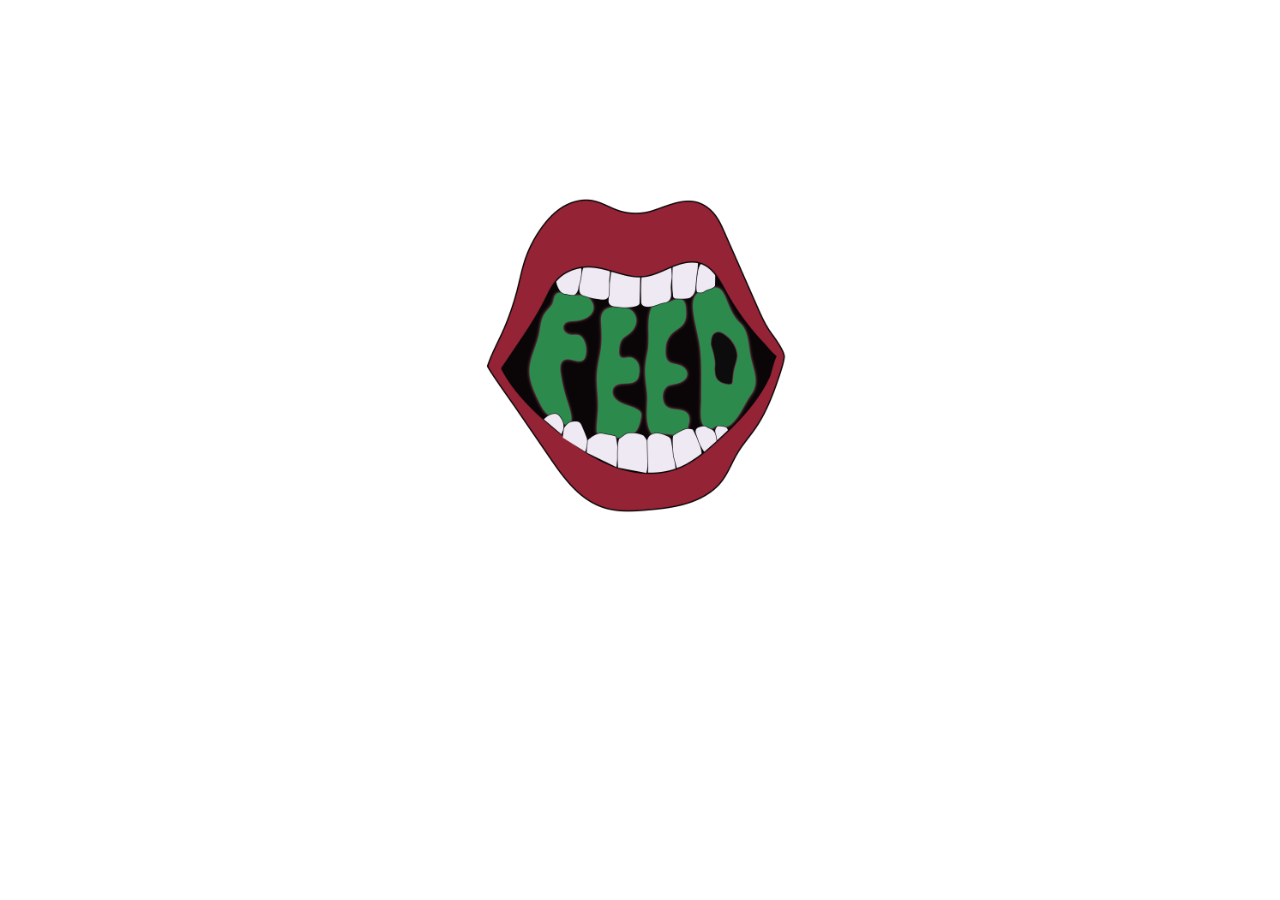
<file: index.html>
<!DOCTYPE html>
<html>
<head>
        <meta charset="utf-8">
        <meta http-equiv="X-UA-Compatible" content="IE=edge">
        <title>Welcome To The Feed</title>
        <meta name="description" content="The Feed site by Finn McElhatten">
        <meta name="viewport" content="width=device-width, initial-scale=1">
        <link rel="stylesheet" href="css/style.css">
</head>
<body>
<header> 
    <a href="thefeed.html">
            <img src="img/liplip.gif" alt="Animated mouth openly crunching the word Feed in its teeth"
            
            style="width: 450px;
            height:auto;">
</a>
            
        </header>
    </body>
</html>
</file>
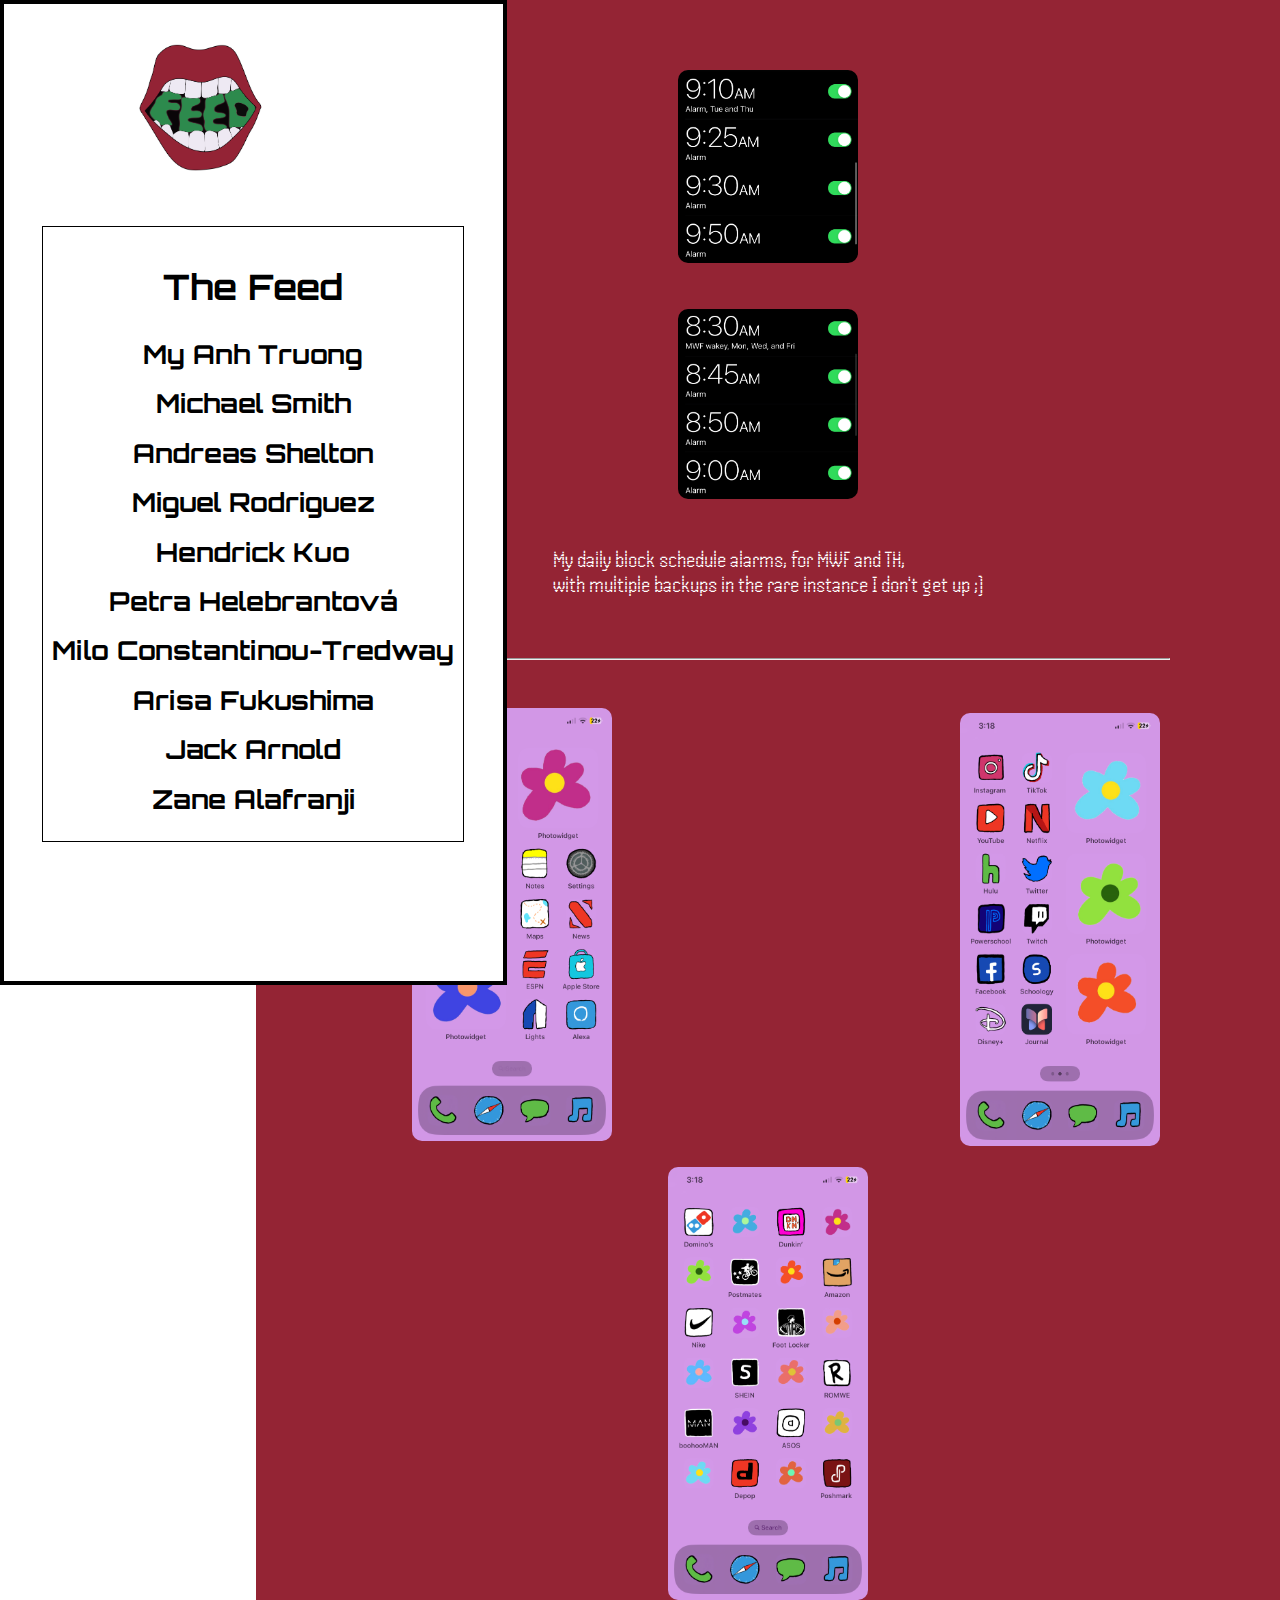
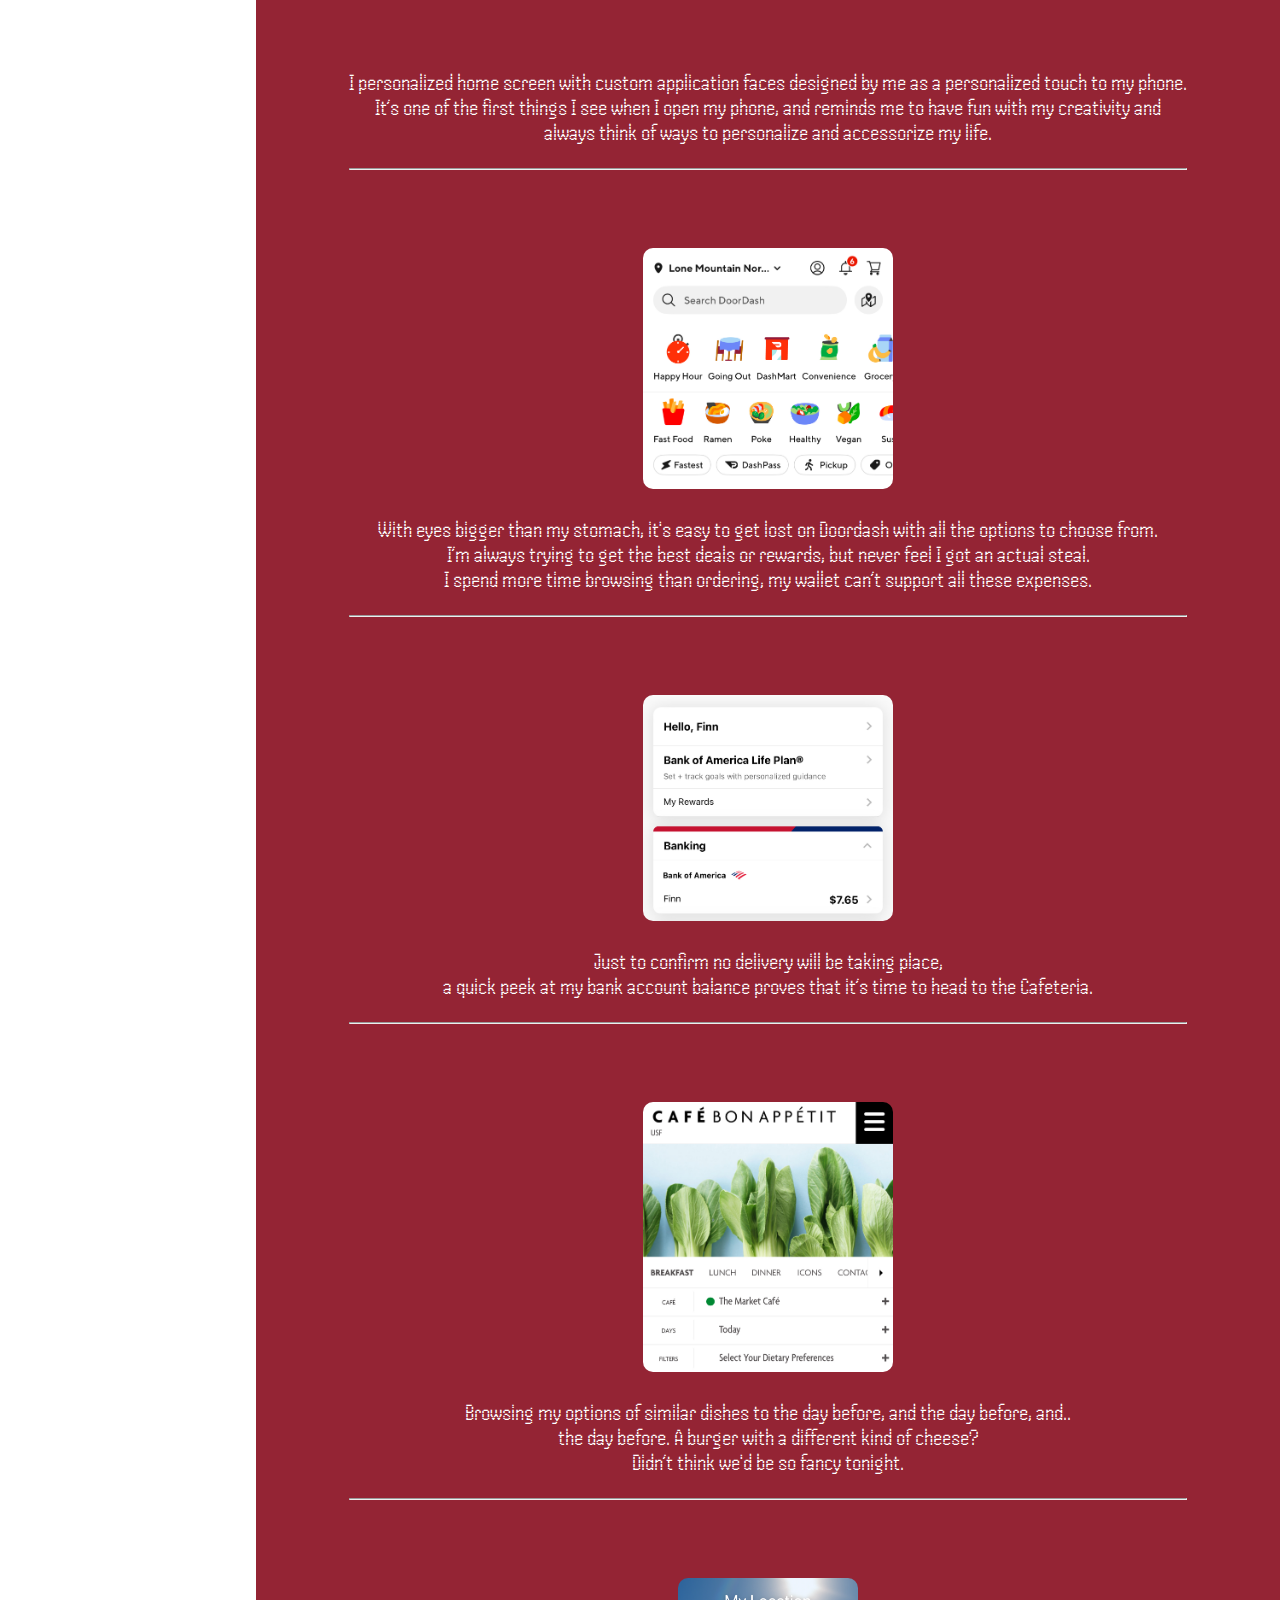
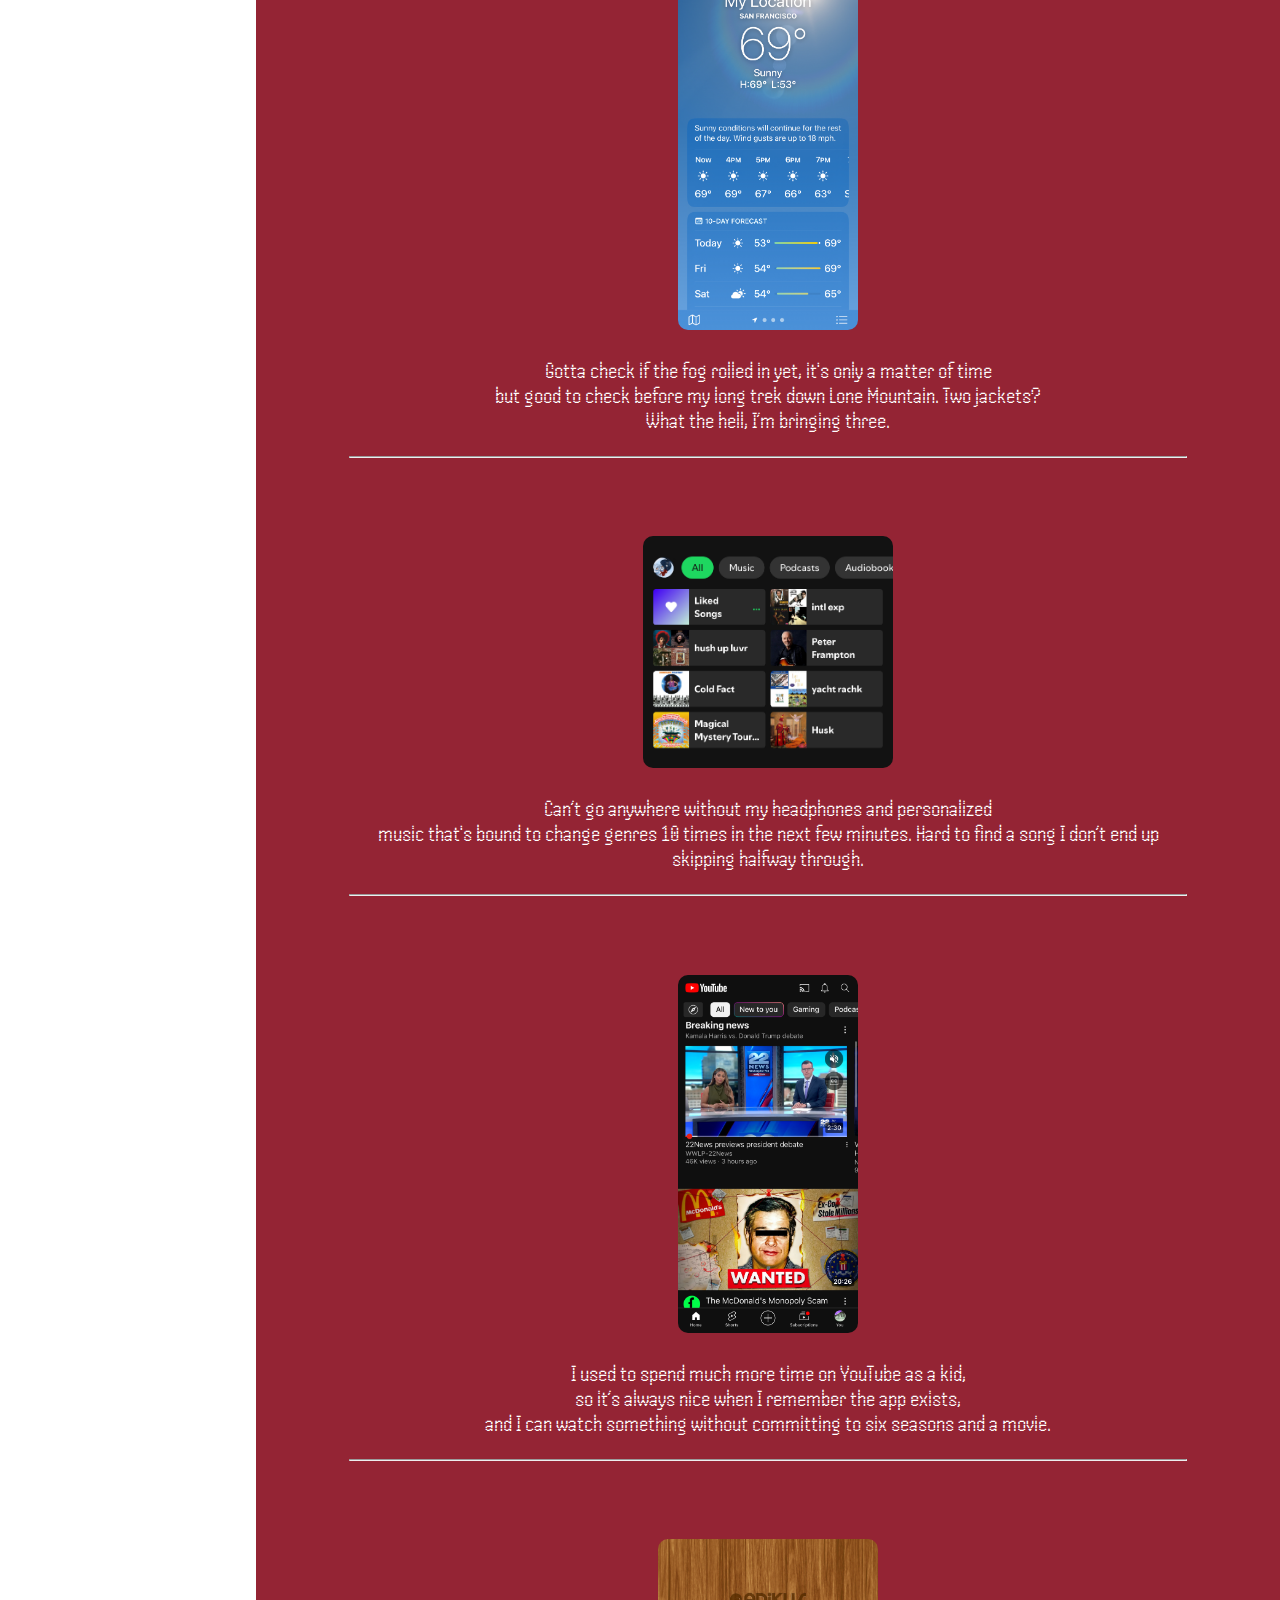
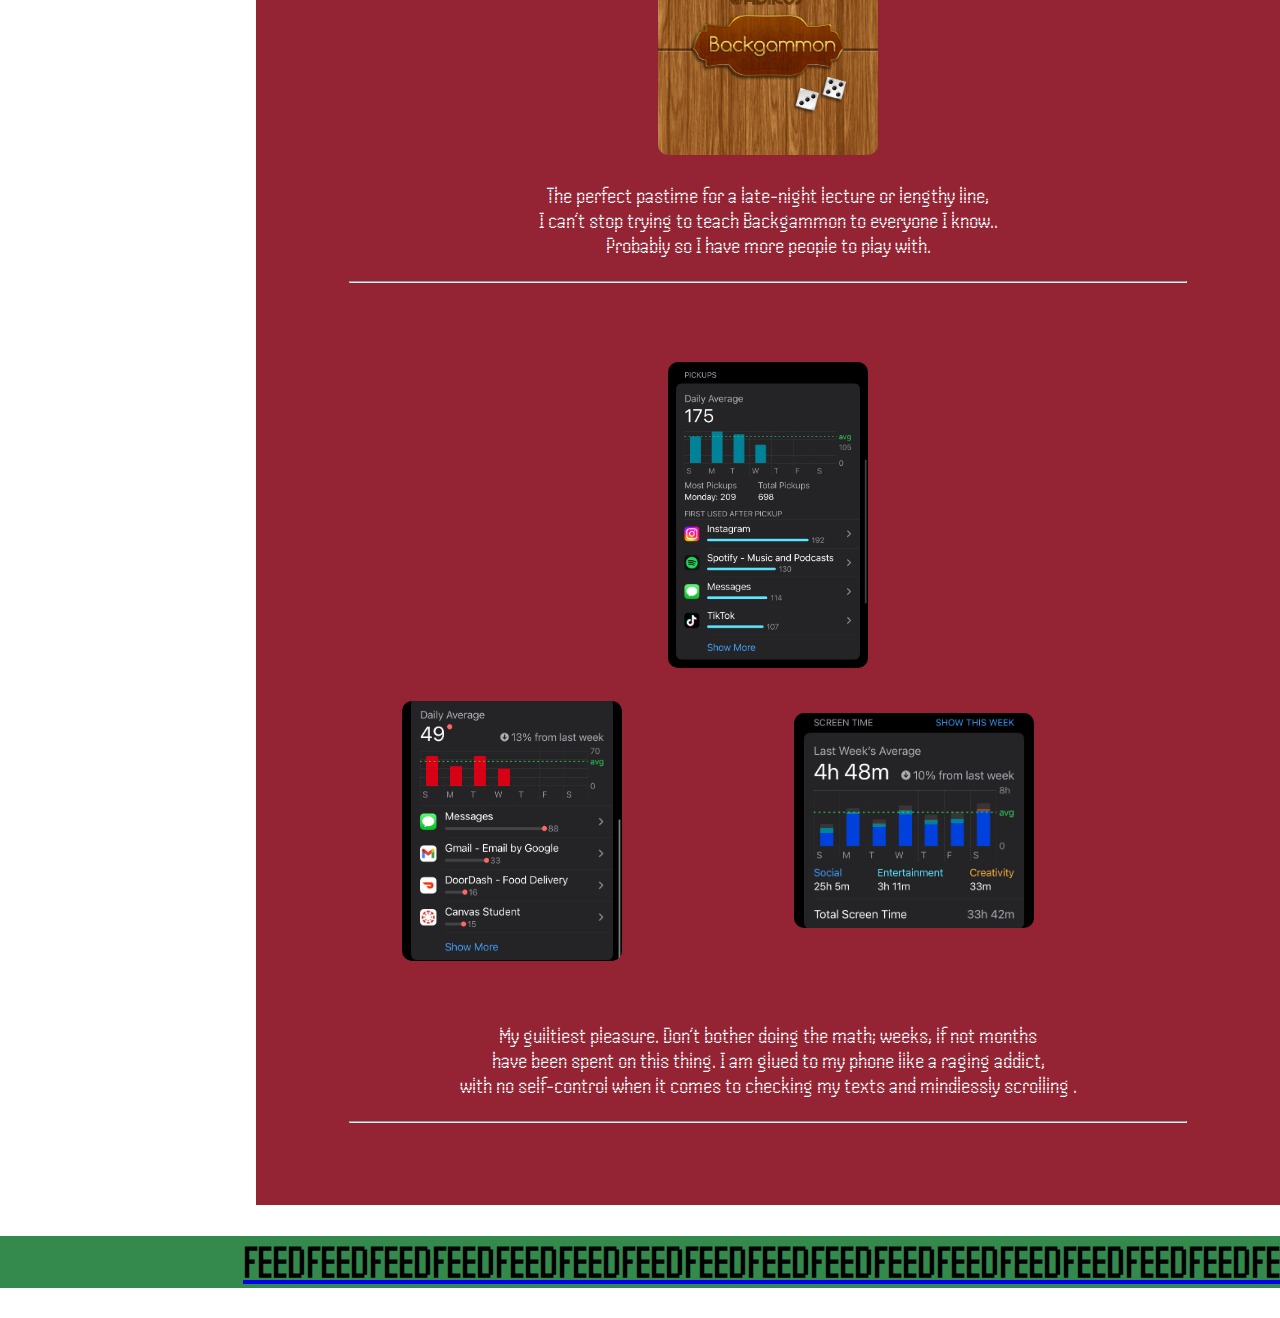
<file: thefeed.html>
<!DOCTYPE html>
<!--[if lt IE 7]>      <html class="no-js lt-ie9 lt-ie8 lt-ie7"> <![endif]-->
<!--[if IE 7]>         <html class="no-js lt-ie9 lt-ie8"> <![endif]-->
<!--[if IE 8]>         <html class="no-js lt-ie9"> <![endif]-->
<!--[if gt IE 8]>      <html class="no-js"> <!--<![endif]-->
<html>
    <head>
        <meta charset="utf-8">
        <link rel="shortcut icon" type="x-icon" href="img/lexicon.png">
        <meta http-equiv="X-UA-Compatible" content="IE=edge">
        <title>Welcome To The Feed</title>
        <meta name="description" content="The Feed site by Finn McElhatten">
        <meta name="viewport" content="width=device-width, initial-scale=1">
        <link rel="stylesheet" href="css/style.css">
    </head>
    <body>
        <!--[if lt IE 7]>
            <p class="browsehappy">You are using an <strong>outdated</strong> browser. Please <a href="#">upgrade your browser</a> to improve your experience.</p>
        <![endif]-->
        <nav>
            <div9>
            <img src="img/liplip.gif" alt="Animated mouth openly crunching the word Feed in its teeth"
            style="width: 180px;
            height:auto;">
            </div9>
<br> 
<br>
            <div5>
<h2> The Feed</h2>


<h1> My Anh Truong</h1>
<h1>Michael Smith </h1>
<h1>Andreas Shelton </h1>
<h1>Miguel Rodriguez </h1>
<h1>Hendrick Kuo </h1>
<h1>Petra Helebrantová </h1>
<h1>Milo Constantinou-Tredway </h1>
<h1>Arisa Fukushima </h1>
<h1>Jack Arnold </h1>
<h1>Zane Alafranji </h1>
            </div5>

</nav>
    <main>
<br>
<br>
            <section>
                     <img src="img/alarm1.PNG" alt= "alarms set for Mondays, Wednesdays, and Fridays, beginning at 8:30" style="width: 180px;
                        height:auto;">
            </section>
                   
            
            <section>
                     <img src="img/alarm2.PNG" alt= "alarms set for Tuesdays and Thursdays beginning at 9:10" style="width: 180px;
                        height:auto;">
            </section>
                  
                    <p> My daily block schedule alarms, for MWF and TH, <br>with multiple backups in the rare instance I don't get up ;)</p>

            <section>
            <section>
 <hr>
<br>
            <div class="row">
                    <div class="column">
                     <img src="img/Home1.PNG" alt="First page of my custom home screen, with each app being a drawn version of the logo." style="width: 200px;
                height:auto;"> 
            </div>
            <div class="column">
            </section>
            <section>
                     <img src="img/home2.PNG" alt="Second page of my custom home screen, with each app being a drawn version of the logo."style="width: 200px;
                    height:auto;">
            </div>
            <div class="column">
            </section>
            <section>
                     <img src="img/home3.PNG" alt="Third page of my custom home screen, with each app being a drawn version of the logo."style="width: 200px;
                    height:auto;">
            </section>
             </div>
             </div>
<br>
                    <p> I personalized home screen with custom application faces designed by me as a personalized touch to my phone. <br> It’s one of the first things I see when I open my phone, and reminds me to have fun with my creativity and <br> always think of ways to personalize and accessorize my life.</p>
<hr> 
<br>
<br>
            <section>
                     <img src="img/doordash.PNG" alt= "Doordash food delivery system opening page on the app, showign resturants and deals to choose" style="width: 250px;
                        height:auto;">
            </section>
                    <p>With eyes bigger than my stomach, it's easy to get lost on Doordash with all the options to choose from. <br>I’m always trying to get the best deals or rewards, but never feel I got an actual steal. <br>I spend more time browsing than ordering, my wallet can’t support all these expenses.</p>
<hr>
<br>
<br>
            <section>
                    <img src="img/bank.PNG" alt= "Bank app home page, after signing in, displaying bank balance and other navigation buttons" style="width: 250px;
                    height:auto;">
            </section>
                     <p>Just to confirm no delivery will be taking place,<br> a quick peek at my bank account balance proves that it’s time to head to the Cafeteria.</p>
<hr>
<br>
<br>
            <section>
                    <img src="img/usfcaf.PNG" alt="opening menu from my school, the University of San Francisco, menu" style="width: 250px;
                height:auto;">
            </section>
                    <p>Browsing my options of similar dishes to the day before, and the day before, and..<br> the day before. A burger with a different kind of cheese? <br>Didn’t think we'd be so fancy tonight.</p>
<hr>
<br>
<br>
            <section>
                    <img src="img/weather.PNG" alt="screenshot of the weather app, displaying a forecasted sunny day in San Francisco" style="width: 180px;
                 height:auto;">
            </section>
                    <p>Gotta check if the fog rolled in yet, it's only a matter of time <br> but good to check before my long trek down Lone Mountain. Two jackets? <br> What the hell, I’m bringing three. </p>
<hr>
<br>
<br>

            <section>
                    <img src="img/spotify.PNG" alt= "8 Spotify buttons, featuring playlists, artists, and albums", style="width: 250px;
                height:auto;">
            </section>
                    <p>Can’t go anywhere without my headphones and personalized <br> music that's bound to change genres 10 times in the next few minutes. Hard to find a song I don’t end up<br> skipping halfway through.</p>
<hr>
<br>
<br>
            <section>
                    <img src="img/youtube.PNG" alt= "youtube reccomended homepage, offering documentaries on society" style="width: 180px;
                    height:auto;">
            </section>
                    <p>  I used to spend much more time on YouTube as a kid, <br> so it’s always nice when I remember the app exists, <br> and I can watch something without committing to six seasons and a movie.</p>
<hr>
<br>
<br>
            <section>
                    <img src="img/backgammon.PNG" alt= "loading screen for backgammon app on the phone, with two dice" style="width: 220px;
                height:auto;">
            </section>
                    <p>The perfect pastime for a late-night lecture or lengthy line,<br> I can’t stop trying to teach Backgammon to everyone I know..<br> Probably so I have more people to play with.</p>
<hr>
<br>
<br>
            <section>
                    <img src="img/screentime.PNG" alt= "My daily number of pickups for my phone, averaging 175, responding to app notifications and random moments of boredom"style="width: 200px;
                        height:auto;">
            </section>
                                                                 <section>
            <div class="row">
            <div class="column">
                    <img src="img/screen3.PNG" alt= "my weekly screentime, avergaing about four hours on all my apps" style="width: 220px;
                    height:auto;"> 
            </div>
            <div class="column">
            </section>
            <section>
                    <img src="img/screen 2.PNG" alt= "my daily number of notifications and responses to them, 49" style="width: 240px;
                    height:auto;">
            </section>
            </div>
            </div>
<br>
<br>
                    <p>My guiltiest pleasure. Don’t bother doing the math; weeks, if not months <br> have been spent on this thing. I am glued to my phone like a raging addict,<br> with no self-control when it comes to checking my texts and mindlessly scrolling .</p>
<hr>
<br>
<br>
        
</main>
    <footer>
            <div8>
            <a href="#top"> 
<h1> FEEDFEEDFEEDFEEDFEEDFEEDFEEDFEEDFEEDFEEDFEEDFEEDFEEDFEEDFEEDFEEDFE</h1> </a>
            </div8>
    </footer>

    </body>
</html>
</file>
<file: css/style.css>
@import url('https://fonts.googleapis.com/css2?family=Handjet:wght@100..900&display=swap');
@import url('https://fonts.googleapis.com/css2?family=Sixtyfour&display=swap');
@import url('https://fonts.googleapis.com/css2?family=Orbitron:wght@400..900&display=swap');

body{ 
background-color: white;
max-width:100%;
margin:0 auto;
font-family: "Handjet", sans-serif;
font-size: 23px;
}
header {
    text-align: center;
    margin: auto;
    margin-top: 15%;
}
header img:hover{
    opacity: 0.8;; 
}
nav {
    background-color: white;
    max-width: 35%;
    padding: 3%;
    height: 100vh;
    position:fixed;
    top: 0;
    left: 0;
     display: flex;
    flex-direction: column;
    border: 4px solid black;
}
main{
    max-width: 85%;
    
    margin-left:20% ;
    background-color: #942434;
    display: flex;
    flex-direction: column;
    justify-content: space-around;
    align-items: center;
}
section{
    text-align: center;
    margin: 2%;
    
}
footer{
    background-color: #34894C;  
}
footer h1 {
color: black;
text-align: right
}
p{
    color:white
}
div {
    .column {
        float:left;
        width: 33.33%;
        padding: 12px;}
      }     
    
img{    
    border-radius: 10px;
}
div3{
    text-align: center;
}
div5{
    font-family: "Orbitron", sans-serif;
    color:black;
    font-size: small;
    border:1px solid black;
    padding: 9px;
    text-align: center;
}
h2{
    font-size: 35px;
}
div9 {
    padding-left: 69px;
}
a div8 {
    text-decoration: none;
    background-color: #34894C;
    opacity: .6;
    text-align: right;
}
</file>
